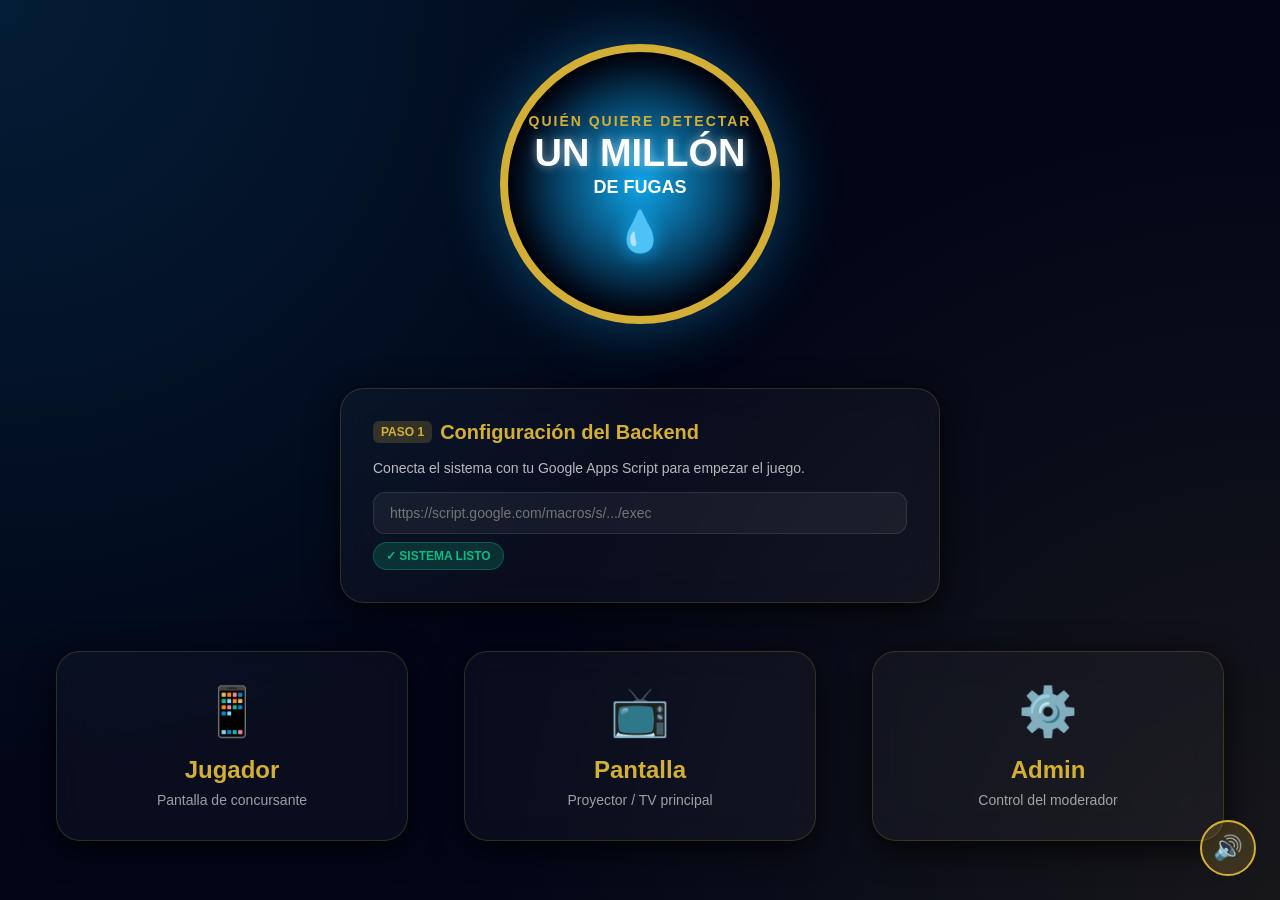
<file: index.html>
<!DOCTYPE html>
<html lang="es">
<head>
  <meta charset="UTF-8">
  <meta name="viewport" content="width=device-width, initial-scale=1.0">
  <title>Quién quiere detectar UN MILLÓN de fugas 💧</title>
  <style>
    :root {
      --bg-deep: #020617;
      --card-bg: rgba(255, 255, 255, 0.03);
      --accent-cyan: #0ea5e9;
      --accent-gold: #D4AF37;
      --accent-green: #10b981;
      --glass-border: rgba(212, 175, 55, 0.2);
    }

    * {
      margin: 0;
      padding: 0;
      box-sizing: border-box;
    }

    body {
      background-color: var(--bg-deep);
      background-image: 
        radial-gradient(circle at 0% 0%, rgba(14, 165, 233, 0.15) 0%, transparent 50%),
        radial-gradient(circle at 100% 100%, rgba(212, 175, 55, 0.1) 0%, transparent 50%);
      color: white;
      font-family: 'Inter', -apple-system, BlinkMacSystemFont, 'Segoe UI', sans-serif;
      min-height: 100vh;
      display: flex;
      flex-direction: column;
      align-items: center;
      justify-content: center;
      padding: 20px;
    }

    .glass-card {
      background: var(--card-bg);
      backdrop-filter: blur(16px);
      -webkit-backdrop-filter: blur(16px);
      border: 1px solid var(--glass-border);
      border-radius: 24px;
      box-shadow: 0 8px 32px 0 rgba(0, 0, 0, 0.8);
      padding: 32px;
      margin: 16px;
      transition: all 0.3s ease;
    }

    .glass-card:hover {
      transform: translateY(-5px);
      box-shadow: 0 12px 48px 0 rgba(212, 175, 55, 0.2);
      border-color: var(--accent-gold);
    }

    .game-logo {
      position: relative;
      width: 280px;
      height: 280px;
      background: radial-gradient(circle, #0ea5e9 0%, #020617 70%);
      border: 8px solid #D4AF37;
      border-radius: 50%;
      display: flex;
      flex-direction: column;
      align-items: center;
      justify-content: center;
      box-shadow: 0 0 60px rgba(14, 165, 233, 0.4), inset 0 0 40px rgba(0,0,0,0.8);
      animation: logo-float 4s ease-in-out infinite;
      margin-bottom: 48px;
    }

    @keyframes logo-float {
      0%, 100% { transform: translateY(0); }
      50% { transform: translateY(-10px); }
    }

    .game-logo .top-text {
      font-size: 14px;
      font-weight: 800;
      text-transform: uppercase;
      color: #D4AF37;
      letter-spacing: 2px;
    }

    .game-logo .mid-text {
      font-size: 38px;
      font-weight: 900;
      color: white;
      text-shadow: 0 0 10px rgba(255,255,255,0.5);
      line-height: 1;
      margin: 5px 0;
    }

    .game-logo .bot-text {
      font-size: 18px;
      font-weight: 700;
      color: white;
      text-transform: uppercase;
    }

    .game-logo .icon {
      font-size: 40px;
      margin-top: 10px;
      filter: drop-shadow(0 0 10px #0ea5e9);
    }

    .cards-grid {
      display: grid;
      grid-template-columns: repeat(auto-fit, minmax(280px, 1fr));
      gap: 24px;
      max-width: 1200px;
      width: 100%;
    }

    .card-link {
      text-decoration: none;
      color: inherit;
      display: block;
      text-align: center;
    }

    .card-icon {
      font-size: 48px;
      margin-bottom: 16px;
      transition: transform 0.3s ease;
    }

    .glass-card:hover .card-icon {
      transform: scale(1.1);
    }

    .card-title {
      font-size: 24px;
      font-weight: 700;
      margin-bottom: 8px;
      color: var(--accent-gold);
    }

    .card-desc {
      font-size: 14px;
      opacity: 0.6;
    }

    .config-section {
      max-width: 600px;
      width: 100%;
      margin-bottom: 32px;
    }

    .config-section h2 {
      font-size: 20px;
      font-weight: 700;
      color: var(--accent-gold);
      margin-bottom: 16px;
      display: flex;
      align-items: center;
      gap: 8px;
    }

    .config-section input {
      width: 100%;
      background: rgba(255, 255, 255, 0.05);
      border: 1px solid rgba(255, 255, 255, 0.1);
      border-radius: 12px;
      padding: 12px 16px;
      color: white;
      font-size: 14px;
      transition: all 0.3s ease;
    }

    .config-section input:focus {
      outline: none;
      border-color: var(--accent-gold);
      box-shadow: 0 0 0 3px rgba(212, 175, 55, 0.1);
    }

    .status-badge {
      display: inline-flex;
      align-items: center;
      gap: 6px;
      background: rgba(16, 185, 129, 0.2);
      color: var(--accent-green);
      padding: 6px 12px;
      border-radius: 100px;
      font-size: 12px;
      font-weight: 700;
      border: 1px solid rgba(16, 185, 129, 0.3);
      margin-top: 8px;
    }

    .mute-btn {
      position: fixed;
      bottom: 24px;
      right: 24px;
      width: 56px;
      height: 56px;
      border-radius: 50%;
      background: rgba(212, 175, 55, 0.2);
      border: 2px solid var(--accent-gold);
      color: white;
      font-size: 24px;
      cursor: pointer;
      display: flex;
      align-items: center;
      justify-content: center;
      transition: all 0.3s ease;
      z-index: 1000;
    }

    .mute-btn:hover {
      transform: scale(1.1);
      box-shadow: 0 0 20px rgba(212, 175, 55, 0.4);
    }

    @media (max-width: 768px) {
      .game-logo {
        width: 220px;
        height: 220px;
      }

      .game-logo .mid-text {
        font-size: 28px;
      }

      .cards-grid {
        grid-template-columns: 1fr;
      }
    }
  </style>
</head>
<body>

  <!-- Logo Principal -->
  <div class="game-logo">
    <span class="top-text">Quién quiere detectar</span>
    <span class="mid-text">UN MILLÓN</span>
    <span class="bot-text">de fugas</span>
    <div class="icon">💧</div>
  </div>

  <!-- Configuración del Backend -->
  <div class="config-section glass-card">
    <h2>
      <span style="background: rgba(212,175,55,0.2); padding: 4px 8px; border-radius: 6px; font-size: 12px;">PASO 1</span>
      Configuración del Backend
    </h2>
    <p style="font-size: 14px; opacity: 0.7; margin-bottom: 16px;">
      Conecta el sistema con tu Google Apps Script para empezar el juego.
    </p>
    <input 
      type="text" 
      id="script-url-input"
      placeholder="https://script.google.com/macros/s/.../exec"
    />
    <div class="status-badge">
      ✓ SISTEMA LISTO
    </div>
  </div>

  <!-- Tarjetas de Navegación -->
  <div class="cards-grid">
    <a href="player.html" target="_blank" class="card-link">
      <div class="glass-card">
        <div class="card-icon">📱</div>
        <h3 class="card-title">Jugador</h3>
        <p class="card-desc">Pantalla de concursante</p>
      </div>
    </a>

    <a href="screen.html" target="_blank" class="card-link">
      <div class="glass-card">
        <div class="card-icon">📺</div>
        <h3 class="card-title">Pantalla</h3>
        <p class="card-desc">Proyector / TV principal</p>
      </div>
    </a>

    <a href="admin.html" target="_blank" class="card-link">
      <div class="glass-card">
        <div class="card-icon">⚙️</div>
        <h3 class="card-title">Admin</h3>
        <p class="card-desc">Control del moderador</p>
      </div>
    </a>
  </div>

  <!-- Botón de Audio -->
  <button id="mute-btn" class="mute-btn" onclick="toggleMute()">🔊</button>

  <!-- Audio de Fondo -->
  <audio id="bg-audio" loop></audio>

  <!-- Scripts -->
  <script src="js/config.js"></script>
  <script>
    // Cargar URL guardada
    const input = document.getElementById('script-url-input');
    const savedUrl = localStorage.getItem('millon_script_url');
    if (savedUrl) input.value = savedUrl;

    // Guardar URL al cambiar
    input.addEventListener('input', function() {
      const url = input.value.trim();
      if (url) {
        localStorage.setItem('millon_script_url', url);
      }
    });

    // Control de audio
    let audioEnabled = localStorage.getItem('millon_index_audio') !== 'false';
    const bgAudio = document.getElementById('bg-audio');
    const muteBtn = document.getElementById('mute-btn');

    bgAudio.src = 'sounds/Intro.mp3';
    bgAudio.volume = 0.3;

    function updateMuteBtn() {
      muteBtn.textContent = audioEnabled ? '🔊' : '🔇';
      muteBtn.style.opacity = audioEnabled ? '1' : '0.5';
    }

    function toggleMute() {
      audioEnabled = !audioEnabled;
      localStorage.setItem('millon_index_audio', audioEnabled);
      updateMuteBtn();
      
      if (audioEnabled) {
        bgAudio.play().catch(e => console.log('Audio bloqueado:', e));
      } else {
        bgAudio.pause();
      }
    }

    updateMuteBtn();
    
    // Auto-play al cargar (si está habilitado)
    if (audioEnabled) {
      bgAudio.play().catch(e => console.log('Audio bloqueado por navegador'));
    }
  </script>

</body>
</html>
</file>
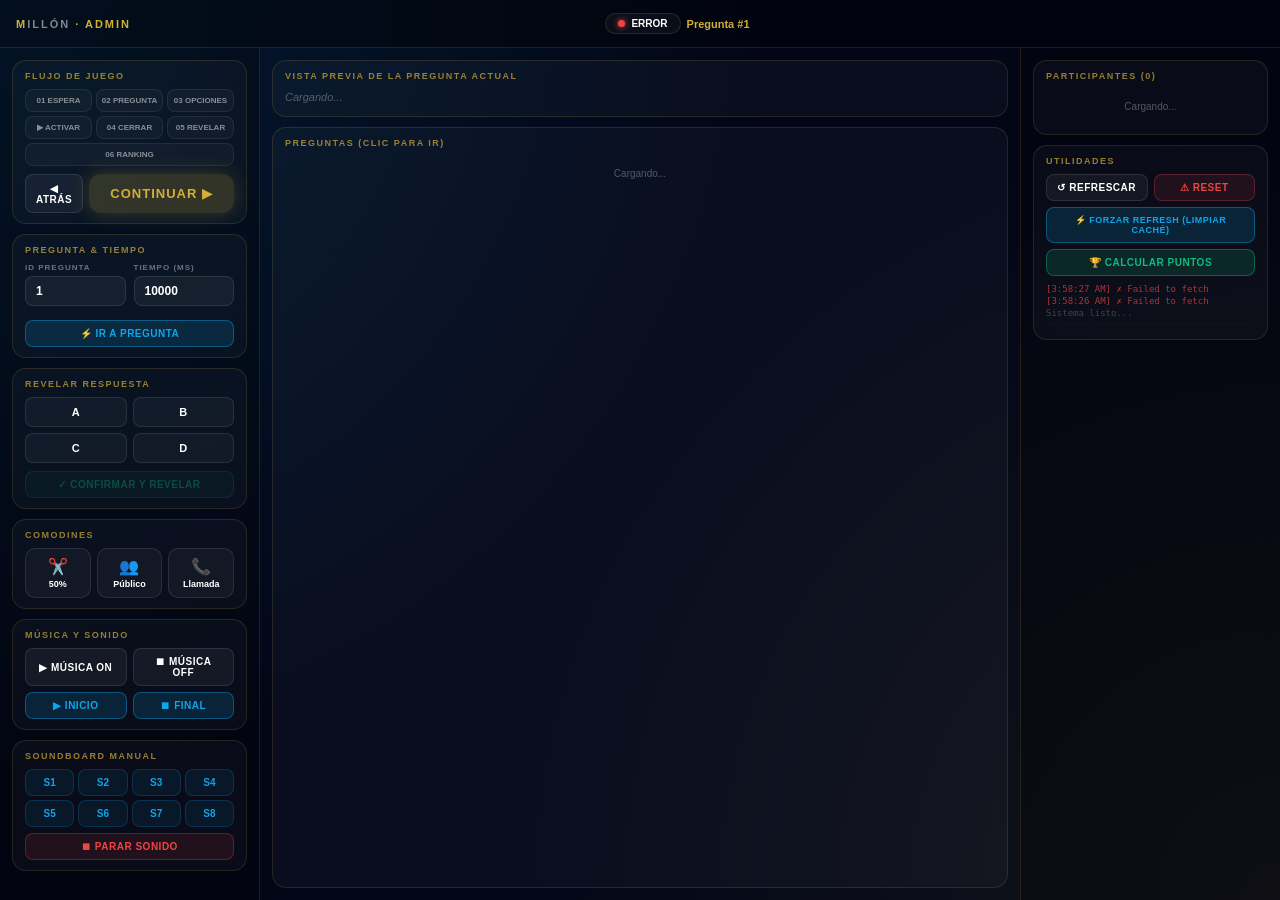
<file: admin.html>
<!DOCTYPE html>
<html lang="es">
<head>
  <meta charset="UTF-8">
  <meta name="viewport" content="width=device-width, initial-scale=1.0, maximum-scale=1.0">
  <title>Admin — Un Millón de Fugas</title>
  <style>
    :root {
      --bg:    #020617;
      --gold:  #D4AF37;
      --cyan:  #0ea5e9;
      --green: #10b981;
      --red:   #ef4444;
      --card:  rgba(255,255,255,0.03);
      --border:rgba(212,175,55,0.15);
    }
    * { margin:0; padding:0; box-sizing:border-box; }

    body {
      background: var(--bg);
      background-image:
        radial-gradient(circle at 0% 0%, rgba(14,165,233,0.12) 0%, transparent 50%),
        radial-gradient(circle at 100% 100%, rgba(212,175,55,0.08) 0%, transparent 50%);
      color: white;
      font-family: 'Inter', -apple-system, BlinkMacSystemFont, sans-serif;
      font-size: 12px;
      min-height: 100vh;
      overflow-x: hidden;
    }

    /* ── Layout ── */
    .admin-wrap {
      display: grid;
      grid-template-columns: 260px 1fr 260px;
      grid-template-rows: 48px 1fr;
      height: 100vh;
      gap: 0;
    }

    /* ── Header ── */
    .admin-header {
      grid-column: 1 / -1;
      background: rgba(0,0,0,0.4);
      border-bottom: 1px solid var(--border);
      display: flex;
      align-items: center;
      justify-content: space-between;
      padding: 0 16px;
      gap: 12px;
    }

    .header-logo {
      font-size: 11px;
      font-weight: 900;
      text-transform: uppercase;
      letter-spacing: 2px;
      color: var(--gold);
      white-space: nowrap;
    }

    .header-logo span { color: white; opacity: 0.5; }

    .status-pill {
      display: flex;
      align-items: center;
      gap: 6px;
      background: rgba(255,255,255,0.04);
      border: 1px solid var(--border);
      border-radius: 100px;
      padding: 4px 12px;
      font-size: 10px;
      font-weight: 700;
    }

    .status-dot {
      width: 7px; height: 7px;
      border-radius: 50%;
      background: var(--green);
      box-shadow: 0 0 6px var(--green);
      animation: blink 1.5s infinite;
    }
    .status-dot.error { background: var(--red); box-shadow: 0 0 6px var(--red); }

    @keyframes blink {
      0%,100% { opacity:1; }
      50%      { opacity:0.3; }
    }

    #current-q-label {
      font-size: 11px;
      font-weight: 800;
      color: var(--gold);
      white-space: nowrap;
    }

    #admin-timer {
      font-size: 18px;
      font-weight: 900;
      color: var(--cyan);
      min-width: 40px;
      text-align: center;
    }

    /* ── Sidebar izquierda ── */
    .sidebar-left {
      background: rgba(0,0,0,0.25);
      border-right: 1px solid var(--border);
      overflow-y: auto;
      padding: 12px;
      display: flex;
      flex-direction: column;
      gap: 10px;
    }

    /* ── Centro ── */
    .center-panel {
      overflow-y: auto;
      padding: 12px;
      display: flex;
      flex-direction: column;
      gap: 10px;
    }

    /* ── Sidebar derecha ── */
    .sidebar-right {
      background: rgba(0,0,0,0.25);
      border-left: 1px solid var(--border);
      overflow-y: auto;
      padding: 12px;
      display: flex;
      flex-direction: column;
      gap: 10px;
    }

    /* ── Secciones ── */
    .section {
      background: var(--card);
      border: 1px solid var(--border);
      border-radius: 14px;
      padding: 10px 12px;
    }

    .section-label {
      font-size: 9px;
      font-weight: 900;
      text-transform: uppercase;
      letter-spacing: 1.5px;
      color: var(--gold);
      opacity: 0.7;
      margin-bottom: 8px;
    }

    /* ── Botones de control ── */
    .ctrl-btn {
      background: rgba(255,255,255,0.05);
      border: 1px solid rgba(255,255,255,0.1);
      border-radius: 8px;
      color: white;
      font-size: 10px;
      font-weight: 700;
      padding: 7px 10px;
      cursor: pointer;
      transition: all 0.2s;
      text-transform: uppercase;
      letter-spacing: 0.5px;
      width: 100%;
    }
    .ctrl-btn:hover  { background: rgba(255,255,255,0.1); border-color: rgba(255,255,255,0.25); }
    .ctrl-btn.active { background: rgba(212,175,55,0.2);  border-color: var(--gold); color: var(--gold); }
    .ctrl-btn.danger { background: rgba(239,68,68,0.1);   border-color: rgba(239,68,68,0.3); color: var(--red); }
    .ctrl-btn.green  { background: rgba(16,185,129,0.15); border-color: rgba(16,185,129,0.4); color: var(--green); }
    .ctrl-btn.cyan   { background: rgba(14,165,233,0.15); border-color: rgba(14,165,233,0.4); color: var(--cyan); }
    .ctrl-btn:disabled { opacity: 0.35; cursor: not-allowed; }

    /* ── Botón CONTINUAR grande ── */
    .btn-continue-big {
      background: linear-gradient(135deg, var(--gold) 0%, #AA8A2E 100%);
      border: none;
      border-radius: 12px;
      color: #020617;
      font-size: 13px;
      font-weight: 900;
      padding: 12px;
      cursor: pointer;
      width: 100%;
      text-transform: uppercase;
      letter-spacing: 1px;
      transition: all 0.2s;
      box-shadow: 0 0 20px rgba(212,175,55,0.25);
    }
    .btn-continue-big:hover { filter: brightness(1.1); transform: translateY(-1px); }

    /* ── Flujo de estados ── */
    .flow-grid {
      display: grid;
      grid-template-columns: repeat(3, 1fr);
      gap: 4px;
    }

    .flow-btn {
      background: rgba(255,255,255,0.03);
      border: 1px solid rgba(255,255,255,0.08);
      border-radius: 8px;
      color: rgba(255,255,255,0.5);
      font-size: 8px;
      font-weight: 800;
      padding: 6px 4px;
      cursor: pointer;
      transition: all 0.2s;
      text-align: center;
      text-transform: uppercase;
    }
    .flow-btn:hover  { border-color: rgba(255,255,255,0.2); color: white; }
    .flow-btn.active { background: rgba(212,175,55,0.15); border-color: var(--gold); color: var(--gold); }

    /* ── Revelar ── */
    .reveal-grid {
      display: grid;
      grid-template-columns: 1fr 1fr;
      gap: 6px;
      margin-bottom: 8px;
    }

    .rev-btn {
      background: rgba(255,255,255,0.04);
      border: 1px solid rgba(255,255,255,0.1);
      border-radius: 8px;
      color: white;
      font-size: 11px;
      font-weight: 800;
      padding: 8px;
      cursor: pointer;
      transition: all 0.2s;
      text-align: center;
    }
    .rev-btn:hover { background: rgba(212,175,55,0.1); border-color: var(--gold); }

    /* ── Comodines ── */
    .joker-grid {
      display: grid;
      grid-template-columns: repeat(3,1fr);
      gap: 6px;
    }

    .joker-btn {
      background: rgba(255,255,255,0.04);
      border: 1px solid rgba(255,255,255,0.1);
      border-radius: 10px;
      color: white;
      font-size: 9px;
      font-weight: 800;
      padding: 8px 4px;
      cursor: pointer;
      transition: all 0.2s;
      text-align: center;
      display: flex;
      flex-direction: column;
      align-items: center;
      gap: 3px;
    }
    .joker-btn .icon { font-size: 16px; }
    .joker-btn:hover  { background: rgba(14,165,233,0.1); border-color: var(--cyan); }
    .joker-btn.active { background: rgba(14,165,233,0.2); border-color: var(--cyan); color: var(--cyan); box-shadow: 0 0 10px rgba(14,165,233,0.2); }

    /* ── Soundboard ── */
    .sound-grid {
      display: grid;
      grid-template-columns: repeat(4,1fr);
      gap: 4px;
    }

    .sound-btn {
      background: rgba(14,165,233,0.08);
      border: 1px solid rgba(14,165,233,0.2);
      border-radius: 8px;
      color: var(--cyan);
      font-size: 10px;
      font-weight: 800;
      padding: 7px 4px;
      cursor: pointer;
      transition: all 0.2s;
      text-align: center;
    }
    .sound-btn:hover { background: rgba(14,165,233,0.2); }
    .sound-btn:active { transform: scale(0.95); }

    /* ── Inputs ── */
    .input-row {
      display: flex;
      flex-direction: column;
      gap: 4px;
      margin-bottom: 6px;
    }

    .input-label {
      font-size: 8px;
      font-weight: 800;
      text-transform: uppercase;
      opacity: 0.4;
      letter-spacing: 1px;
    }

    .ctrl-input {
      background: rgba(255,255,255,0.05);
      border: 1px solid rgba(255,255,255,0.1);
      border-radius: 8px;
      color: white;
      font-size: 12px;
      font-weight: 700;
      padding: 7px 10px;
      width: 100%;
      transition: all 0.2s;
    }
    .ctrl-input:focus {
      outline: none;
      border-color: var(--gold);
      box-shadow: 0 0 0 2px rgba(212,175,55,0.1);
    }

    /* ── Preview pregunta ── */
    #q-preview {
      font-size: 11px;
      line-height: 1.5;
    }

    /* ── Lista preguntas ── */
    #questions-list {
      display: flex;
      flex-direction: column;
      gap: 4px;
      max-height: 240px;
      overflow-y: auto;
    }
    #questions-list::-webkit-scrollbar { width: 3px; }
    #questions-list::-webkit-scrollbar-thumb { background: var(--border); border-radius: 3px; }

    /* ── Lista participantes ── */
    #participants-list {
      display: flex;
      flex-direction: column;
      gap: 4px;
      max-height: 300px;
      overflow-y: auto;
    }
    #participants-list::-webkit-scrollbar { width: 3px; }
    #participants-list::-webkit-scrollbar-thumb { background: var(--border); border-radius: 3px; }

    /* ── Log ── */
    #admin-log {
      font-size: 9px;
      font-family: monospace;
      max-height: 80px;
      overflow-y: auto;
      opacity: 0.7;
    }
    #admin-log p { margin-bottom: 2px; }
    #admin-log::-webkit-scrollbar { width: 2px; }
    #admin-log::-webkit-scrollbar-thumb { background: var(--border); }

    /* ── Debug ── */
    #debug-json {
      font-family: monospace;
      font-size: 7px;
      opacity: 0.3;
      max-height: 40px;
      overflow: hidden;
      border-top: 1px solid rgba(255,255,255,0.05);
      padding-top: 4px;
      margin-top: 4px;
      word-break: break-all;
    }

    /* ── Scrollbar global ── */
    ::-webkit-scrollbar { width: 4px; }
    ::-webkit-scrollbar-track { background: transparent; }
    ::-webkit-scrollbar-thumb { background: var(--border); border-radius: 4px; }

    /* ── Responsive ── */
    @media (max-width: 900px) {
      .admin-wrap {
        grid-template-columns: 1fr;
        grid-template-rows: 48px auto auto auto;
        height: auto;
      }
      .sidebar-left, .sidebar-right {
        border: none;
        border-top: 1px solid var(--border);
      }
    }
  </style>
</head>
<body>

<div class="admin-wrap">

  <!-- ══ HEADER ══════════════════════════════════════════════════════════════ -->
  <header class="admin-header">
    <div class="header-logo">M<span>illón</span> · Admin</div>
    <div style="display:flex;align-items:center;gap:6px">
      <div class="status-pill">
        <div class="status-dot" id="status-dot"></div>
        <span id="status-label">Conectando...</span>
      </div>
      <span id="current-q-label" style="font-size:11px;font-weight:800;color:var(--gold)">Pregunta #1</span>
    </div>
    <div id="admin-timer"></div>
  </header>

  <!-- ══ SIDEBAR IZQUIERDA ═══════════════════════════════════════════════════ -->
  <aside class="sidebar-left">

    <!-- Flujo principal -->
    <div class="section">
      <div class="section-label">Flujo de Juego</div>
      <div class="flow-grid" style="margin-bottom:8px">
        <button class="flow-btn" id="flow-ESPERA"   onclick="goTo('ESPERA')">01 ESPERA</button>
        <button class="flow-btn" id="flow-PREGUNTA" onclick="goTo('PREGUNTA')">02 PREGUNTA</button>
        <button class="flow-btn" id="flow-OPCIONES" onclick="goTo('OPCIONES')">03 OPCIONES</button>
        <button class="flow-btn" id="flow-ACTIVA"   onclick="goTo('ACTIVA')">▶ ACTIVAR</button>
        <button class="flow-btn" id="flow-CERRADA"  onclick="goTo('CERRADA')">04 CERRAR</button>
        <button class="flow-btn" id="flow-REVELAR"  onclick="goTo('REVELAR')">05 REVELAR</button>
        <button class="flow-btn" id="flow-RANKING"  onclick="goTo('RANKING')" style="grid-column:1/-1">06 RANKING</button>
      </div>
      <div style="display:grid;grid-template-columns:1fr 3fr;gap:6px">
        <button class="ctrl-btn" onclick="backFlow()">◀ ATRÁS</button>
        <button class="ctrl-btn active btn-continue-big" id="btn-continue" onclick="continueFlow()">CONTINUAR ▶</button>
      </div>
    </div>

    <!-- Pregunta & Tiempo -->
    <div class="section">
      <div class="section-label">Pregunta & Tiempo</div>
      <div style="display:grid;grid-template-columns:1fr 1fr;gap:8px;margin-bottom:8px">
        <div class="input-row">
          <span class="input-label">ID Pregunta</span>
          <input type="number" id="q-id-input" class="ctrl-input" value="1" min="1">
        </div>
        <div class="input-row">
          <span class="input-label">Tiempo (ms)</span>
          <input type="number" id="time-input" class="ctrl-input" value="10000" step="1000">
        </div>
      </div>
      <button class="ctrl-btn cyan" onclick="changeQuestion()">⚡ IR A PREGUNTA</button>
    </div>

    <!-- Revelar Respuesta -->
    <div class="section">
      <div class="section-label">Revelar Respuesta</div>
      <div class="reveal-grid">
        <button class="rev-btn" id="rev-A" onclick="selectReveal('A')">A</button>
        <button class="rev-btn" id="rev-B" onclick="selectReveal('B')">B</button>
        <button class="rev-btn" id="rev-C" onclick="selectReveal('C')">C</button>
        <button class="rev-btn" id="rev-D" onclick="selectReveal('D')">D</button>
      </div>
      <button class="ctrl-btn green" id="btn-reveal-confirm" onclick="confirmReveal()" disabled>
        ✓ CONFIRMAR Y REVELAR
      </button>
    </div>

    <!-- Comodines -->
    <div class="section">
      <div class="section-label">Comodines</div>
      <div class="joker-grid">
        <button class="joker-btn" id="joker-50"      onclick="toggleJoker('50')">
          <span class="icon">✂️</span>50%
        </button>
        <button class="joker-btn" id="joker-publico" onclick="toggleJoker('publico')">
          <span class="icon">👥</span>Público
        </button>
        <button class="joker-btn" id="joker-llamada" onclick="toggleJoker('llamada')">
          <span class="icon">📞</span>Llamada
        </button>
      </div>
    </div>

    <!-- Música -->
    <div class="section">
      <div class="section-label">Música y Sonido</div>
      <div style="display:grid;grid-template-columns:1fr 1fr;gap:6px;margin-bottom:6px">
        <button class="ctrl-btn" id="music-on"  onclick="setMusic(true)">▶ MÚSICA ON</button>
        <button class="ctrl-btn" id="music-off" onclick="setMusic(false)">⏹ MÚSICA OFF</button>
      </div>
      <div style="display:grid;grid-template-columns:1fr 1fr;gap:6px">
        <button class="ctrl-btn cyan" onclick="triggerSound('inicio')">▶ INICIO</button>
        <button class="ctrl-btn cyan" onclick="triggerSound('final')">⏹ FINAL</button>
      </div>
    </div>

    <!-- Soundboard -->
    <div class="section">
      <div class="section-label">Soundboard Manual</div>
      <div class="sound-grid" style="margin-bottom:6px">
        <button class="sound-btn" onclick="playManualSound(1)">S1</button>
        <button class="sound-btn" onclick="playManualSound(2)">S2</button>
        <button class="sound-btn" onclick="playManualSound(3)">S3</button>
        <button class="sound-btn" onclick="playManualSound(4)">S4</button>
        <button class="sound-btn" onclick="playManualSound(5)">S5</button>
        <button class="sound-btn" onclick="playManualSound(6)">S6</button>
        <button class="sound-btn" onclick="playManualSound(7)">S7</button>
        <button class="sound-btn" onclick="playManualSound(8)">S8</button>
      </div>
      <button class="ctrl-btn danger" onclick="stopManualSound()">⏹ PARAR SONIDO</button>
    </div>

  </aside>

  <!-- ══ CENTRO ══════════════════════════════════════════════════════════════ -->
  <main class="center-panel">

    <!-- Vista previa pregunta -->
    <div class="section">
      <div class="section-label">Vista Previa de la Pregunta Actual</div>
      <div id="q-preview">
        <p style="opacity:0.3;font-style:italic;font-size:11px">Cargando...</p>
      </div>
    </div>

    <!-- Lista de preguntas -->
    <div class="section" style="flex:1">
      <div class="section-label">Preguntas (clic para ir)</div>
      <div id="questions-list">
        <p style="opacity:0.3;font-size:10px;text-align:center;padding:12px">Cargando...</p>
      </div>
    </div>

  </main>

  <!-- ══ SIDEBAR DERECHA ═════════════════════════════════════════════════════ -->
  <aside class="sidebar-right">

    <!-- Participantes -->
    <div class="section">
      <div class="section-label">
        Participantes
        (<span id="participant-count">0</span>)
      </div>
      <div id="participants-list">
        <p style="opacity:0.3;font-size:10px;text-align:center;padding:12px">Cargando...</p>
      </div>
    </div>

    <!-- Utilidades -->
    <div class="section">
      <div class="section-label">Utilidades</div>
      <div style="display:grid;grid-template-columns:1fr 1fr;gap:6px;margin-bottom:6px">
        <button class="ctrl-btn" onclick="startPolling(onStateUpdate,800)">↺ REFRESCAR</button>
        <button class="ctrl-btn danger" onclick="resetGame()">⚠ RESET</button>
      </div>
      <button class="ctrl-btn cyan" style="width:100%;margin-bottom:6px;font-size:9px"
              onclick="forceRefresh()">⚡ FORZAR REFRESH (LIMPIAR CACHÉ)</button>

      <!-- NUEVO: Calcular Puntos -->
      <button id="btn-calculate-scores"
              class="ctrl-btn green"
              style="width:100%;margin-bottom:8px"
              onclick="calculateScores()">
        🏆 CALCULAR PUNTOS
      </button>

      <div id="admin-log">
        <p style="opacity:0.3">Sistema listo...</p>
      </div>
      <div id="debug-json"></div>
    </div>

  </aside>

</div><!-- /admin-wrap -->

<!-- ── Scripts ─────────────────────────────────────────────────────────────── -->
<script src="js/config.js"></script>
<script src="js/api.js"></script>
<script src="js/admin.js"></script>

</body>
</html>
</file>
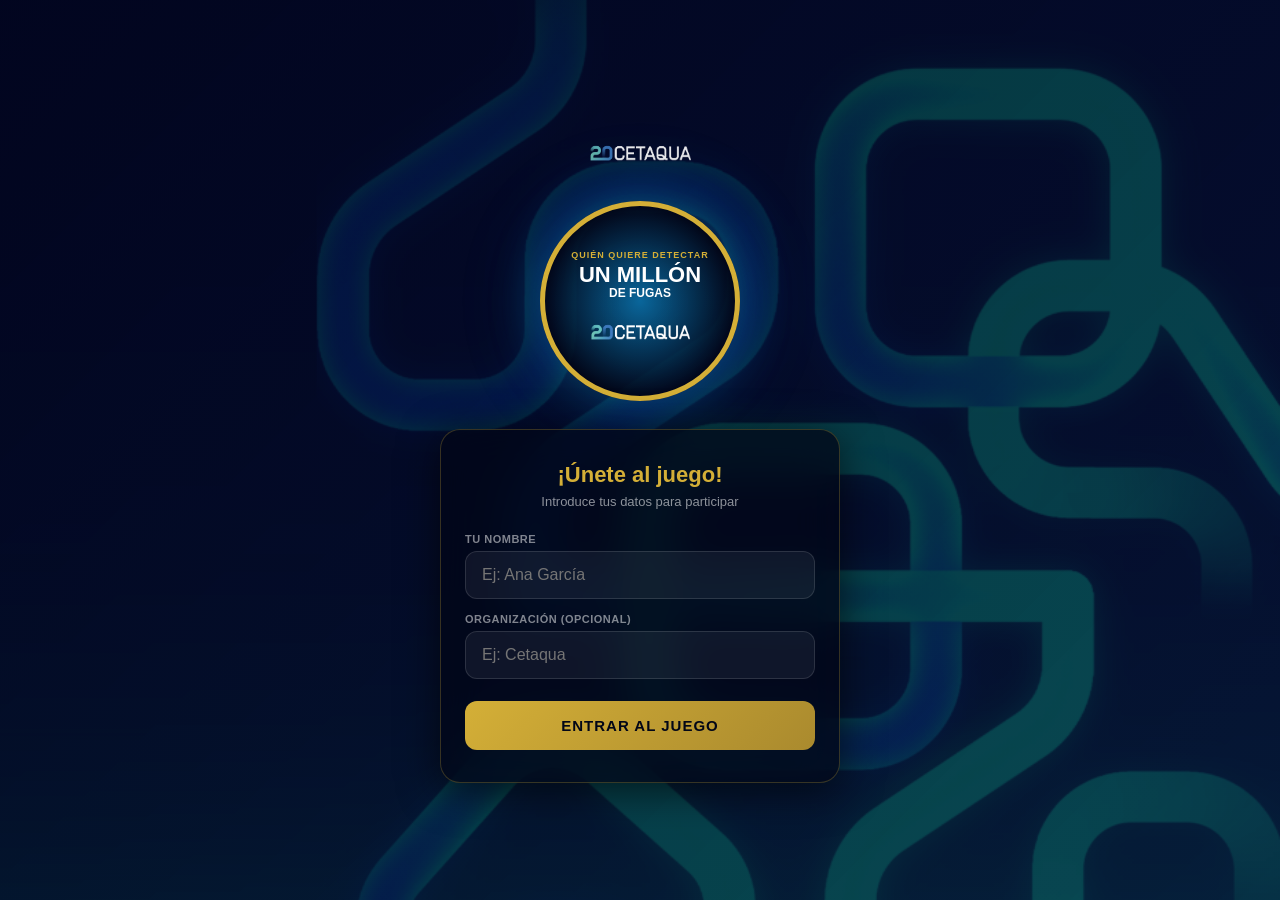
<file: player.html>
<!DOCTYPE html>
<html lang="es">
<head>
  <meta charset="UTF-8">
  <meta name="viewport" content="width=device-width, initial-scale=1.0, maximum-scale=1.0, user-scalable=no">
  <title>Jugador — Un Millón de Fugas</title>
  <style>
    :root {
      --bg:    #020617;
      --gold:  #D4AF37;
      --cyan:  #0ea5e9;
      --green: #10b981;
      --red:   #ef4444;
    }
    * { margin:0; padding:0; box-sizing:border-box; }

    body {
      background-color: #071428;
      background-image: url('img/bg_20.png');
      background-size: cover;
      background-position: center right;
      background-attachment: fixed;
      color: white;
      font-family: 'Inter', -apple-system, sans-serif;
      min-height: 100vh;
      overflow-x: hidden;
      -webkit-tap-highlight-color: transparent;
    }

    /* Overlay oscuro sobre la imagen de fondo */
    body::before {
      content: '';
      position: fixed;
      inset: 0;
      background: linear-gradient(135deg, rgba(2,6,23,0.85) 0%, rgba(7,20,40,0.75) 100%);
      z-index: 0;
      pointer-events: none;
    }

    /* Todo el contenido por encima del overlay */
    #login-screen, #game-screen { position: relative; z-index: 1; }

    .hidden { display: none !important; }

    /* ── HEADER LOGO ── */
    .top-logo {
      text-align: center;
      padding: 20px 0 0;
    }
    .top-logo img {
      height: 36px;
      object-fit: contain;
      
      opacity: 0.9;
    }

    /* ── LOGIN SCREEN ── */
    #login-screen {
      display: flex;
      flex-direction: column;
      align-items: center;
      justify-content: center;
      min-height: 100vh;
      padding: 24px;
    }

    .game-logo {
      width: 200px;
      height: 200px;
      background: radial-gradient(circle, rgba(14,165,233,0.6) 0%, rgba(2,6,23,0.9) 70%);
      border: 5px solid var(--gold);
      border-radius: 50%;
      display: flex;
      flex-direction: column;
      align-items: center;
      justify-content: center;
      box-shadow: 0 0 50px rgba(14,165,233,0.35), 0 0 100px rgba(14,165,233,0.1);
      margin-bottom: 28px;
      animation: float 3s ease-in-out infinite;
      overflow: hidden;
      padding: 16px;
    }

    .game-logo img {
      width: 80%;
      object-fit: contain;
      
    }

    .game-logo .top-text {
      font-size: 9px;
      font-weight: 800;
      text-transform: uppercase;
      color: var(--gold);
      letter-spacing: 1px;
      text-align: center;
      margin-bottom: 4px;
    }
    .game-logo .mid-text {
      font-size: 22px;
      font-weight: 900;
      color: white;
      line-height: 1;
    }
    .game-logo .bot-text {
      font-size: 12px;
      font-weight: 700;
      color: white;
      text-transform: uppercase;
      margin-bottom: 8px;
    }

    @keyframes float {
      0%, 100% { transform: translateY(0); }
      50% { transform: translateY(-8px); }
    }

    .login-card {
      background: rgba(2,6,23,0.75);
      backdrop-filter: blur(20px);
      border: 1px solid rgba(212,175,55,0.25);
      border-radius: 20px;
      padding: 32px 24px;
      width: 100%;
      max-width: 400px;
      box-shadow: 0 8px 40px rgba(0,0,0,0.6);
    }

    .login-card h2 {
      font-size: 22px;
      font-weight: 800;
      color: var(--gold);
      margin-bottom: 6px;
      text-align: center;
    }

    .login-card p {
      font-size: 13px;
      opacity: 0.55;
      text-align: center;
      margin-bottom: 24px;
    }

    .input-group { margin-bottom: 14px; }
    .input-group label {
      display: block;
      font-size: 11px;
      font-weight: 700;
      text-transform: uppercase;
      opacity: 0.5;
      margin-bottom: 6px;
      letter-spacing: 0.5px;
    }
    .input-group input {
      width: 100%;
      background: rgba(255,255,255,0.06);
      border: 1px solid rgba(255,255,255,0.12);
      border-radius: 12px;
      padding: 14px 16px;
      color: white;
      font-size: 16px;
      transition: all 0.3s;
    }
    .input-group input:focus {
      outline: none;
      border-color: var(--gold);
      box-shadow: 0 0 0 3px rgba(212,175,55,0.12);
    }

    #login-btn {
      width: 100%;
      background: linear-gradient(135deg, var(--gold), #AA8A2E);
      border: none;
      border-radius: 12px;
      padding: 16px;
      color: #020617;
      font-size: 15px;
      font-weight: 900;
      text-transform: uppercase;
      letter-spacing: 1px;
      cursor: pointer;
      transition: all 0.3s;
      margin-top: 8px;
    }
    #login-btn:hover:not(:disabled) { filter: brightness(1.1); transform: translateY(-2px); }
    #login-btn:disabled { opacity: 0.6; cursor: not-allowed; }

    #login-error {
      margin-top: 14px;
      padding: 12px;
      background: rgba(239,68,68,0.15);
      border: 1px solid rgba(239,68,68,0.3);
      border-radius: 10px;
      color: var(--red);
      font-size: 13px;
      text-align: center;
    }

    /* ── GAME SCREEN ── */
    #game-screen {
      display: flex;
      flex-direction: column;
      min-height: 100vh;
      padding: 12px 16px 20px;
    }

    .player-header {
      display: flex;
      justify-content: space-between;
      align-items: center;
      margin-bottom: 12px;
    }

    .header-logo img {
      height: 28px;
      object-fit: contain;
      
      opacity: 0.85;
    }

    .controls { display: flex; gap: 8px; align-items: center; }

    #player-score {
      font-size: 13px;
      font-weight: 800;
      color: var(--green);
      padding: 5px 12px;
      background: rgba(16,185,129,0.15);
      border: 1px solid rgba(16,185,129,0.3);
      border-radius: 100px;
    }

    .icon-btn {
      width: 36px; height: 36px;
      border-radius: 50%;
      border: 1px solid rgba(255,255,255,0.2);
      background: rgba(255,255,255,0.06);
      color: white; font-size: 16px;
      display: flex; align-items: center; justify-content: center;
      cursor: pointer; transition: all 0.2s;
    }
    .icon-btn:active { transform: scale(0.93); }

    .glass-card {
      background: rgba(2,6,23,0.65);
      backdrop-filter: blur(20px);
      border: 1px solid rgba(212,175,55,0.18);
      border-radius: 20px;
      padding: 20px;
      flex: 1;
      display: flex;
      flex-direction: column;
    }

    /* ── TIMER ── */
    .timer-ring {
      position: relative; width: 90px; height: 90px;
      margin: 0 auto 16px;
      display: flex; align-items: center; justify-content: center;
    }
    .timer-ring svg { position: absolute; top: 0; left: 0; transform: rotate(-90deg); }
    .timer-ring circle { fill: none; stroke-width: 6; }
    .timer-ring .timer-bg { stroke: rgba(255,255,255,0.1); }
    .timer-ring .timer-progress { stroke: var(--gold); stroke-dasharray: 282; stroke-dashoffset: 0; transition: stroke-dashoffset 0.1s linear; }
    .timer-ring.low-time .timer-progress { stroke: var(--red); animation: pulse-red 0.5s infinite; }
    @keyframes pulse-red { 0%,100%{opacity:1} 50%{opacity:0.5} }
    #timer-text { font-size: 28px; font-weight: 900; color: var(--gold); }

    /* ── STATUS ── */
    #game-status {
      text-align: center; font-size: 13px; font-weight: 800;
      text-transform: uppercase; letter-spacing: 1px; color: var(--cyan);
      margin-bottom: 12px; min-height: 22px;
    }

    /* ── QUESTION ── */
    #question-text {
      font-size: 17px; font-weight: 700; text-align: center;
      line-height: 1.45; margin-bottom: 20px; min-height: 48px;
      color: white;
    }

    /* ── JOKERS ── */
    #jokers-row {
      display: flex; justify-content: center; gap: 8px;
      margin-bottom: 14px; flex-wrap: wrap; min-height: 30px;
    }
    .joker-badge {
      padding: 5px 12px;
      background: rgba(14,165,233,0.2);
      border: 1px solid rgba(14,165,233,0.4);
      border-radius: 100px; font-size: 11px; font-weight: 700; color: var(--cyan);
      animation: zoom-in 0.3s ease;
    }
    @keyframes zoom-in { from{transform:scale(0);opacity:0} to{transform:scale(1);opacity:1} }

    /* ── OPTIONS ── */
    #options-container {
      display: grid; grid-template-columns: 1fr; gap: 10px; margin-bottom: 14px;
    }

    .option-btn {
      background: rgba(0,0,0,0.45);
      border: 2px solid rgba(255,255,255,0.12);
      border-radius: 12px; padding: 14px 16px;
      display: flex; align-items: center; gap: 12px;
      cursor: pointer; transition: all 0.25s; min-height: 54px;
      color: white; font-family: inherit; width: 100%; text-align: left;
    }
    .option-btn:active:not(:disabled) { transform: scale(0.98); }
    .option-btn:disabled { opacity: 0.5; cursor: not-allowed; }
    .option-btn .letter {
      width: 34px; height: 34px; border-radius: 8px;
      background: rgba(212,175,55,0.2); border: 1px solid rgba(212,175,55,0.35);
      display: flex; align-items: center; justify-content: center;
      font-size: 15px; font-weight: 900; color: var(--gold); flex-shrink: 0;
    }
    .option-btn .label { flex: 1; font-size: 15px; font-weight: 600; }
    .option-btn:hover:not(:disabled):not(.eliminated) { background: rgba(14,165,233,0.15); border-color: var(--cyan); }
    .option-btn.selected { background: rgba(212,175,55,0.2); border-color: var(--gold); box-shadow: 0 0 16px rgba(212,175,55,0.2); }
    .option-btn.correct { background: rgba(16,185,129,0.3)!important; border-color: var(--green)!important; animation: pulse-green 1.5s infinite; }
    @keyframes pulse-green { 0%{box-shadow:0 0 0 0 rgba(16,185,129,0.4)} 70%{box-shadow:0 0 0 14px rgba(16,185,129,0)} 100%{box-shadow:0 0 0 0 rgba(16,185,129,0)} }
    .option-btn.incorrect { background: rgba(239,68,68,0.3)!important; border-color: var(--red)!important; }
    .option-btn.eliminated { opacity: 0.25; pointer-events: none; }

    /* ── SUBMIT ── */
    #submit-row { margin-top: auto; padding-top: 14px; }
    #submit-btn {
      width: 100%; background: linear-gradient(135deg, var(--gold), #AA8A2E);
      border: none; border-radius: 12px; padding: 16px;
      color: #020617; font-size: 15px; font-weight: 900;
      text-transform: uppercase; letter-spacing: 1px; cursor: pointer; transition: all 0.3s;
    }
    #submit-btn:active { transform: scale(0.98); }

    /* ── FEEDBACK ── */
    #feedback-msg {
      text-align: center; font-size: 15px; font-weight: 800;
      padding: 14px; border-radius: 12px; margin-top: 14px;
      animation: fade-in 0.3s;
    }
    @keyframes fade-in { from{opacity:0;transform:translateY(-8px)} to{opacity:1;transform:none} }
    .feedback-sent { background: rgba(212,175,55,0.18); border: 1px solid rgba(212,175,55,0.35); color: var(--gold); }
    .feedback-timeout { background: rgba(239,68,68,0.18); border: 1px solid rgba(239,68,68,0.35); color: var(--red); }

    /* ── POLL ── */
    #poll-container {
      margin-top: 14px; padding: 16px;
      background: rgba(14,165,233,0.08); border: 1px solid rgba(14,165,233,0.25); border-radius: 14px;
    }
    #poll-container h3 { font-size: 12px; font-weight: 800; text-transform: uppercase; color: var(--cyan); margin-bottom: 12px; text-align: center; }
    .poll-grid { display: grid; grid-template-columns: repeat(4, 1fr); gap: 8px; }
    .poll-bar { display: flex; flex-direction: column; align-items: center; gap: 4px; }
    .poll-bar-container { width: 100%; height: 60px; background: rgba(0,0,0,0.3); border-radius: 6px; display: flex; align-items: flex-end; overflow: hidden; }
    .poll-bar-fill { width: 100%; background: var(--cyan); transition: height 0.5s ease; border-radius: 6px 6px 0 0; }
    .poll-bar-label { font-size: 10px; font-weight: 700; color: var(--cyan); }
    .poll-bar-letter { font-size: 12px; font-weight: 900; opacity: 0.5; }
  </style>
</head>
<body>

<!-- LOGIN SCREEN -->
<div id="login-screen">
  <div class="top-logo"><img src="img/logo_cetaqua.png" alt="Cetaqua"></div>

  <div class="game-logo" style="margin-top:24px">
    <span class="top-text">Quién quiere detectar</span>
    <span class="mid-text">UN MILLÓN</span>
    <span class="bot-text">de fugas</span>
    <img src="img/logo_cetaqua.png" alt="Cetaqua" style="margin-top:8px;width:70%">
  </div>

  <div class="login-card">
    <h2>¡Únete al juego!</h2>
    <p>Introduce tus datos para participar</p>

    <div class="input-group">
      <label>Tu nombre</label>
      <input type="text" id="player-name" placeholder="Ej: Ana García" autocomplete="off">
    </div>
    <div class="input-group">
      <label>Organización (opcional)</label>
      <input type="text" id="player-org" placeholder="Ej: Cetaqua" autocomplete="off">
    </div>

    <button id="login-btn" onclick="login()">ENTRAR AL JUEGO</button>
    <div id="login-error" class="hidden"></div>
  </div>
</div>

<!-- GAME SCREEN -->
<div id="game-screen" class="hidden">

  <div class="player-header">
    <div class="header-logo"><img src="img/logo_cetaqua.png" alt="Cetaqua"></div>
    <div class="controls">
      <div id="player-score">0 PTS</div>
      <button class="icon-btn" onclick="logout()" title="Salir">🚪</button>
      <button id="mute-btn" class="icon-btn" onclick="toggleMute()" title="Sonido">🔊</button>
    </div>
  </div>

  <div class="glass-card">
    <div class="timer-ring">
      <svg width="90" height="90">
        <circle class="timer-bg" cx="45" cy="45" r="40"></circle>
        <circle id="timer-progress" class="timer-progress" cx="45" cy="45" r="40"
          style="stroke-dasharray:251;stroke-dashoffset:0"></circle>
      </svg>
      <div id="timer-text"></div>
    </div>

    <div id="game-status">ESPERANDO INICIO DEL CONCURSO...</div>
    <div id="question-text"></div>
    <div id="jokers-row"></div>

    <div id="options-container" class="hidden">
      <button class="option-btn" id="btn-A" onclick="selectOption('A')">
        <div class="letter">A</div><div class="label">---</div>
      </button>
      <button class="option-btn" id="btn-B" onclick="selectOption('B')">
        <div class="letter">B</div><div class="label">---</div>
      </button>
      <button class="option-btn" id="btn-C" onclick="selectOption('C')">
        <div class="letter">C</div><div class="label">---</div>
      </button>
      <button class="option-btn" id="btn-D" onclick="selectOption('D')">
        <div class="letter">D</div><div class="label">---</div>
      </button>
    </div>

    <div id="feedback-msg" class="hidden"></div>

    <div id="submit-row" class="hidden">
      <button id="submit-btn" onclick="confirmAnswer()">✅ CONFIRMAR RESPUESTA</button>
    </div>
  </div>

  <!-- Poll -->
  <div id="poll-container" class="hidden">
    <h3>👥 Votación del Público</h3>
    <div class="poll-grid">
      <div class="poll-bar"><div class="poll-bar-container"><div id="poll-fill-A" class="poll-bar-fill" style="height:0%"></div></div><div class="poll-bar-letter">A</div><div id="poll-lbl-A" class="poll-bar-label">0%</div></div>
      <div class="poll-bar"><div class="poll-bar-container"><div id="poll-fill-B" class="poll-bar-fill" style="height:0%"></div></div><div class="poll-bar-letter">B</div><div id="poll-lbl-B" class="poll-bar-label">0%</div></div>
      <div class="poll-bar"><div class="poll-bar-container"><div id="poll-fill-C" class="poll-bar-fill" style="height:0%"></div></div><div class="poll-bar-letter">C</div><div id="poll-lbl-C" class="poll-bar-label">0%</div></div>
      <div class="poll-bar"><div class="poll-bar-container"><div id="poll-fill-D" class="poll-bar-fill" style="height:0%"></div></div><div class="poll-bar-letter">D</div><div id="poll-lbl-D" class="poll-bar-label">0%</div></div>
    </div>
  </div>

</div>

<audio id="audio-player"></audio>
<audio id="bg-audio" loop></audio>
<script src="js/config.js"></script>
<script src="js/api.js"></script>
<script src="js/player.js"></script>
</body>
</html>
</file>
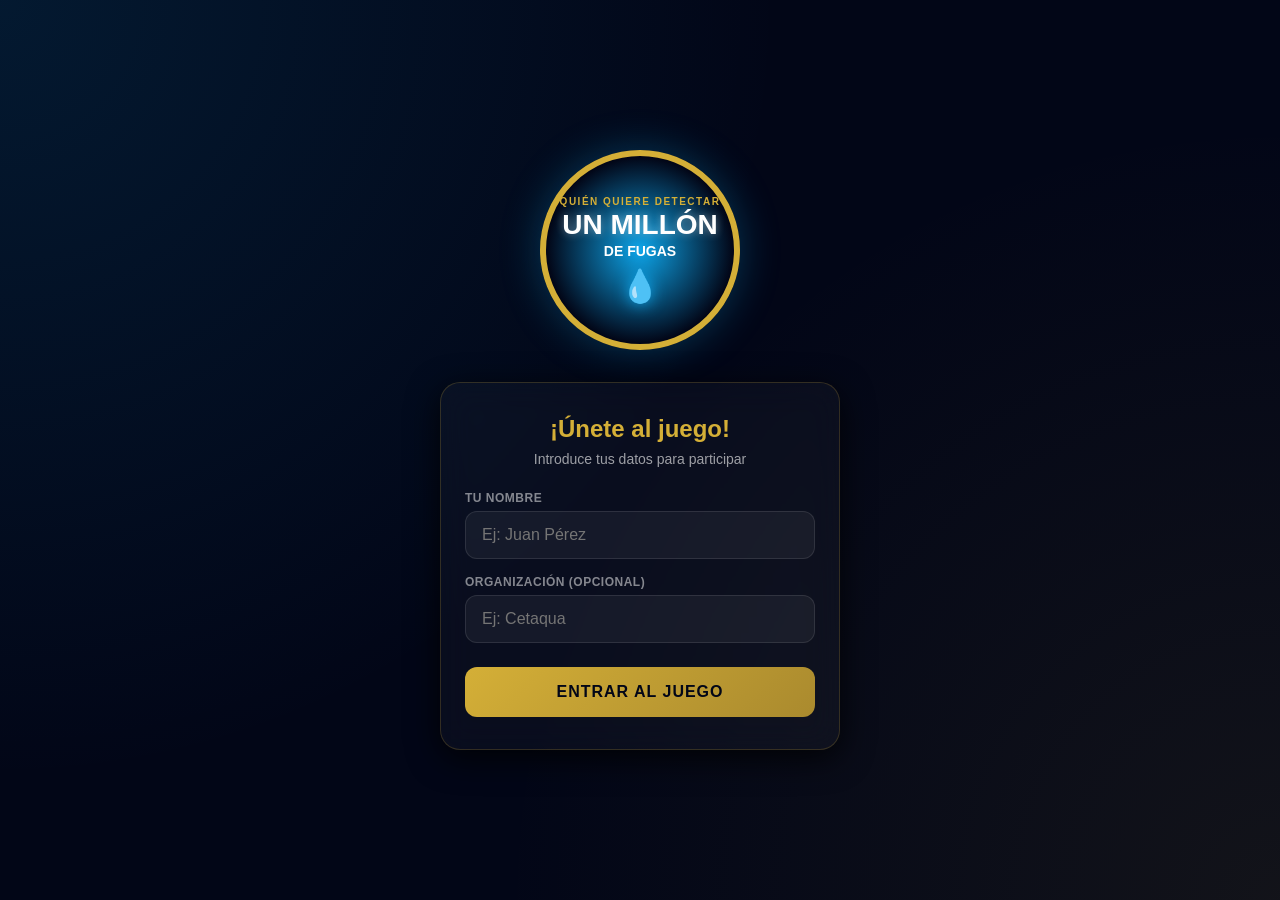
<file: frontend/player.html>
<!DOCTYPE html>
<html lang="es">
<head>
  <meta charset="UTF-8">
  <meta name="viewport" content="width=device-width, initial-scale=1.0, maximum-scale=1.0, user-scalable=no">
  <title>Jugador — Un Millón de Fugas</title>
  <style>
    :root {
      --bg:    #020617;
      --gold:  #D4AF37;
      --cyan:  #0ea5e9;
      --green: #10b981;
      --red:   #ef4444;
    }
    * { margin:0; padding:0; box-sizing:border-box; }
    
    body {
      background: var(--bg);
      background-image: 
        radial-gradient(circle at 0% 0%, rgba(14,165,233,0.12) 0%, transparent 50%),
        radial-gradient(circle at 100% 100%, rgba(212,175,55,0.08) 0%, transparent 50%);
      color: white;
      font-family: 'Inter', -apple-system, sans-serif;
      min-height: 100vh;
      overflow-x: hidden;
      -webkit-tap-highlight-color: transparent;
    }

    .hidden { display: none !important; }

    /* ── LOGIN SCREEN ── */
    #login-screen {
      display: flex;
      flex-direction: column;
      align-items: center;
      justify-content: center;
      min-height: 100vh;
      padding: 24px;
    }

    .game-logo {
      width: 200px;
      height: 200px;
      background: radial-gradient(circle, #0ea5e9 0%, #020617 70%);
      border: 6px solid var(--gold);
      border-radius: 50%;
      display: flex;
      flex-direction: column;
      align-items: center;
      justify-content: center;
      box-shadow: 0 0 40px rgba(14,165,233,0.3);
      margin-bottom: 32px;
      animation: float 3s ease-in-out infinite;
    }

    @keyframes float {
      0%, 100% { transform: translateY(0); }
      50% { transform: translateY(-8px); }
    }

    .game-logo .top-text {
      font-size: 10px;
      font-weight: 800;
      text-transform: uppercase;
      color: var(--gold);
      letter-spacing: 1.5px;
    }

    .game-logo .mid-text {
      font-size: 28px;
      font-weight: 900;
      color: white;
      text-shadow: 0 0 8px rgba(255,255,255,0.4);
      line-height: 1;
      margin: 4px 0;
    }

    .game-logo .bot-text {
      font-size: 14px;
      font-weight: 700;
      color: white;
      text-transform: uppercase;
    }

    .game-logo .icon {
      font-size: 32px;
      margin-top: 8px;
      filter: drop-shadow(0 0 8px #0ea5e9);
    }

    .login-card {
      background: rgba(255,255,255,0.03);
      backdrop-filter: blur(16px);
      border: 1px solid rgba(212,175,55,0.2);
      border-radius: 20px;
      padding: 32px 24px;
      width: 100%;
      max-width: 400px;
      box-shadow: 0 8px 32px rgba(0,0,0,0.8);
    }

    .login-card h2 {
      font-size: 24px;
      font-weight: 800;
      color: var(--gold);
      margin-bottom: 8px;
      text-align: center;
    }

    .login-card p {
      font-size: 14px;
      opacity: 0.6;
      text-align: center;
      margin-bottom: 24px;
    }

    .input-group {
      margin-bottom: 16px;
    }

    .input-group label {
      display: block;
      font-size: 12px;
      font-weight: 700;
      text-transform: uppercase;
      opacity: 0.5;
      margin-bottom: 6px;
      letter-spacing: 0.5px;
    }

    .input-group input {
      width: 100%;
      background: rgba(255,255,255,0.05);
      border: 1px solid rgba(255,255,255,0.1);
      border-radius: 12px;
      padding: 14px 16px;
      color: white;
      font-size: 16px;
      transition: all 0.3s;
    }

    .input-group input:focus {
      outline: none;
      border-color: var(--gold);
      box-shadow: 0 0 0 3px rgba(212,175,55,0.1);
    }

    #login-btn {
      width: 100%;
      background: linear-gradient(135deg, var(--gold), #AA8A2E);
      border: none;
      border-radius: 12px;
      padding: 16px;
      color: #020617;
      font-size: 16px;
      font-weight: 900;
      text-transform: uppercase;
      letter-spacing: 1px;
      cursor: pointer;
      transition: all 0.3s;
      margin-top: 8px;
    }

    #login-btn:hover:not(:disabled) {
      filter: brightness(1.1);
      transform: translateY(-2px);
    }

    #login-btn:disabled {
      opacity: 0.6;
      cursor: not-allowed;
    }

    #login-error {
      margin-top: 16px;
      padding: 12px;
      background: rgba(239,68,68,0.15);
      border: 1px solid rgba(239,68,68,0.3);
      border-radius: 10px;
      color: var(--red);
      font-size: 13px;
      text-align: center;
    }

    /* ── GAME SCREEN ── */
    #game-screen {
      display: flex;
      flex-direction: column;
      min-height: 100vh;
      padding: 16px;
    }

    .player-header {
      display: flex;
      justify-content: space-between;
      align-items: center;
      margin-bottom: 16px;
    }

    .player-header .logo-small {
      font-size: 18px;
      font-weight: 900;
      color: var(--gold);
      text-transform: uppercase;
      letter-spacing: 1px;
    }

    .player-header .controls {
      display: flex;
      gap: 8px;
      align-items: center;
    }

    #player-score {
      font-size: 14px;
      font-weight: 800;
      color: var(--green);
      padding: 6px 12px;
      background: rgba(16,185,129,0.15);
      border: 1px solid rgba(16,185,129,0.3);
      border-radius: 100px;
    }

    .icon-btn {
      width: 40px;
      height: 40px;
      border-radius: 50%;
      border: 1px solid rgba(255,255,255,0.2);
      background: rgba(255,255,255,0.05);
      color: white;
      font-size: 18px;
      display: flex;
      align-items: center;
      justify-content: center;
      cursor: pointer;
      transition: all 0.3s;
    }

    .icon-btn:active {
      transform: scale(0.95);
    }

    .glass-card {
      background: rgba(255,255,255,0.03);
      backdrop-filter: blur(16px);
      border: 1px solid rgba(212,175,55,0.15);
      border-radius: 20px;
      padding: 24px;
      flex: 1;
      display: flex;
      flex-direction: column;
      transition: all 0.3s;
    }

    .glass-card.active-q {
      border-color: var(--gold);
      box-shadow: 0 0 30px rgba(212,175,55,0.2);
    }

    /* ── TIMER ── */
    .timer-ring {
      position: relative;
      width: 100px;
      height: 100px;
      margin: 0 auto 24px;
      display: flex;
      align-items: center;
      justify-content: center;
    }

    .timer-ring svg {
      position: absolute;
      top: 0;
      left: 0;
      transform: rotate(-90deg);
    }

    .timer-ring circle {
      fill: none;
      stroke-width: 6;
    }

    .timer-ring .timer-bg {
      stroke: rgba(255,255,255,0.1);
    }

    .timer-ring .timer-progress {
      stroke: var(--gold);
      stroke-dasharray: 282;
      stroke-dashoffset: 0;
      transition: stroke-dashoffset 0.1s linear;
    }

    .timer-ring.low-time .timer-progress {
      stroke: var(--red);
      animation: pulse-red 0.5s infinite;
    }

    @keyframes pulse-red {
      0%, 100% { opacity: 1; }
      50% { opacity: 0.5; }
    }

    #timer-text {
      font-size: 32px;
      font-weight: 900;
      color: var(--gold);
      text-shadow: 0 0 10px rgba(212,175,55,0.3);
    }

    /* ── STATUS ── */
    #game-status {
      text-align: center;
      font-size: 16px;
      font-weight: 800;
      text-transform: uppercase;
      letter-spacing: 1px;
      color: var(--cyan);
      margin-bottom: 16px;
    }

    /* ── QUESTION ── */
    #question-text {
      font-size: 18px;
      font-weight: 700;
      text-align: center;
      line-height: 1.4;
      margin-bottom: 24px;
      min-height: 50px;
    }

    /* ── JOKERS ── */
    #jokers-row {
      display: flex;
      justify-content: center;
      gap: 8px;
      margin-bottom: 16px;
      flex-wrap: wrap;
    }

    .joker-badge {
      padding: 6px 12px;
      background: rgba(14,165,233,0.2);
      border: 1px solid rgba(14,165,233,0.4);
      border-radius: 100px;
      font-size: 12px;
      font-weight: 700;
      color: var(--cyan);
      animation: zoom-in 0.3s ease;
    }

    @keyframes zoom-in {
      from { transform: scale(0); opacity: 0; }
      to { transform: scale(1); opacity: 1; }
    }

    /* ── OPTIONS ── */
    #options-container {
      display: grid;
      grid-template-columns: 1fr;
      gap: 12px;
      margin-bottom: 16px;
    }

    #options-container.reveal-staggered .option-btn {
      animation: slide-in 0.5s ease forwards;
      opacity: 0;
    }

    @keyframes slide-in {
      from { transform: translateX(-50px); opacity: 0; }
      to { transform: translateX(0); opacity: 1; }
    }

    .option-btn {
      background: rgba(0,0,0,0.6);
      border: 2px solid rgba(255,255,255,0.15);
      border-radius: 12px;
      padding: 16px;
      display: flex;
      align-items: center;
      gap: 12px;
      cursor: pointer;
      transition: all 0.3s;
      min-height: 60px;
    }

    .option-btn:active:not(:disabled) {
      transform: scale(0.98);
    }

    .option-btn:disabled {
      opacity: 0.5;
      cursor: not-allowed;
    }

    .option-btn .letter {
      width: 36px;
      height: 36px;
      border-radius: 50%;
      background: rgba(255,255,255,0.1);
      display: flex;
      align-items: center;
      justify-content: center;
      font-size: 18px;
      font-weight: 900;
      flex-shrink: 0;
    }

    .option-btn .label {
      flex: 1;
      font-size: 15px;
      font-weight: 600;
      text-align: left;
    }

    .option-btn:hover:not(:disabled):not(.eliminated) {
      background: rgba(14,165,233,0.15);
      border-color: var(--cyan);
    }

    .option-btn.selected {
      background: rgba(212,175,55,0.2);
      border-color: var(--gold);
      box-shadow: 0 0 20px rgba(212,175,55,0.2);
    }

    .option-btn.correct {
      background: rgba(16,185,129,0.3) !important;
      border-color: var(--green) !important;
      animation: pulse-green 1.5s infinite;
    }

    @keyframes pulse-green {
      0% { box-shadow: 0 0 0 0 rgba(16,185,129,0.4); }
      70% { box-shadow: 0 0 0 15px rgba(16,185,129,0); }
      100% { box-shadow: 0 0 0 0 rgba(16,185,129,0); }
    }

    .option-btn.incorrect {
      background: rgba(239,68,68,0.3) !important;
      border-color: var(--red) !important;
    }

    .option-btn.eliminated {
      opacity: 0.3;
      pointer-events: none;
    }

    /* ── SUBMIT ── */
    #submit-row {
      margin-top: auto;
      padding-top: 16px;
    }

    #submit-btn {
      width: 100%;
      background: linear-gradient(135deg, var(--gold), #AA8A2E);
      border: none;
      border-radius: 12px;
      padding: 16px;
      color: #020617;
      font-size: 16px;
      font-weight: 900;
      text-transform: uppercase;
      letter-spacing: 1px;
      cursor: pointer;
      transition: all 0.3s;
    }

    #submit-btn:active {
      transform: scale(0.98);
    }

    /* ── FEEDBACK ── */
    #feedback-msg {
      text-align: center;
      font-size: 16px;
      font-weight: 800;
      padding: 16px;
      border-radius: 12px;
      margin-top: 16px;
      animation: fade-in 0.3s;
    }

    @keyframes fade-in {
      from { opacity: 0; transform: translateY(-10px); }
      to { opacity: 1; transform: translateY(0); }
    }

    .feedback-sent {
      background: rgba(212,175,55,0.2);
      border: 1px solid rgba(212,175,55,0.4);
      color: var(--gold);
    }

    .feedback-timeout {
      background: rgba(239,68,68,0.2);
      border: 1px solid rgba(239,68,68,0.4);
      color: var(--red);
    }

    /* ── POLL ── */
    #poll-container {
      margin-top: 16px;
      padding: 16px;
      background: rgba(14,165,233,0.1);
      border: 1px solid rgba(14,165,233,0.3);
      border-radius: 12px;
    }

    #poll-container h3 {
      font-size: 14px;
      font-weight: 800;
      text-transform: uppercase;
      color: var(--cyan);
      margin-bottom: 12px;
      text-align: center;
    }

    .poll-grid {
      display: grid;
      grid-template-columns: repeat(4, 1fr);
      gap: 8px;
    }

    .poll-bar {
      display: flex;
      flex-direction: column;
      align-items: center;
      gap: 4px;
    }

    .poll-bar-container {
      width: 100%;
      height: 60px;
      background: rgba(0,0,0,0.3);
      border-radius: 6px;
      position: relative;
      overflow: hidden;
      display: flex;
      align-items: flex-end;
    }

    .poll-bar-fill {
      width: 100%;
      background: var(--cyan);
      transition: height 0.5s ease;
      border-radius: 6px 6px 0 0;
    }

    .poll-bar-label {
      font-size: 10px;
      font-weight: 700;
      color: var(--cyan);
    }

    .poll-bar-letter {
      font-size: 12px;
      font-weight: 900;
      opacity: 0.5;
    }
  </style>
</head>
<body>

  <!-- ══════════════════════════════════════════════
       LOGIN SCREEN
  ══════════════════════════════════════════════ -->
  <div id="login-screen">
    <div class="game-logo">
      <span class="top-text">Quién quiere detectar</span>
      <span class="mid-text">UN MILLÓN</span>
      <span class="bot-text">de fugas</span>
      <div class="icon">💧</div>
    </div>

    <div class="login-card">
      <h2>¡Únete al juego!</h2>
      <p>Introduce tus datos para participar</p>

      <div class="input-group">
        <label>Tu nombre</label>
        <input type="text" id="player-name" placeholder="Ej: Juan Pérez" autocomplete="off">
      </div>

      <div class="input-group">
        <label>Organización (opcional)</label>
        <input type="text" id="player-org" placeholder="Ej: Cetaqua" autocomplete="off">
      </div>

      <button id="login-btn" onclick="login()">ENTRAR AL JUEGO</button>

      <div id="login-error" class="hidden"></div>
    </div>
  </div>

  <!-- ══════════════════════════════════════════════
       GAME SCREEN
  ══════════════════════════════════════════════ -->
  <div id="game-screen" class="hidden">
    
    <!-- Header -->
    <div class="player-header">
      <div class="logo-small">💧 MILLÓN</div>
      <div class="controls">
        <div id="player-score">0 PTS</div>
        <button class="icon-btn" onclick="logout()" title="Salir">🚪</button>
        <button id="mute-btn" class="icon-btn" onclick="toggleMute()" title="Sonido">🔊</button>
      </div>
    </div>

    <!-- Main Card -->
    <div class="glass-card">
      
      <!-- Timer -->
      <div class="timer-ring">
        <svg width="100" height="100">
          <circle class="timer-bg" cx="50" cy="50" r="45"></circle>
          <circle id="timer-progress" class="timer-progress" cx="50" cy="50" r="45"></circle>
        </svg>
        <div id="timer-text"></div>
      </div>

      <!-- Status -->
      <div id="game-status">ESPERANDO INICIO DEL CONCURSO...</div>

      <!-- Question -->
      <div id="question-text"></div>

      <!-- Jokers -->
      <div id="jokers-row"></div>

      <!-- Options -->
      <div id="options-container" class="hidden">
        <button class="option-btn" id="btn-A" onclick="selectOption('A')">
          <div class="letter">A</div>
          <div class="label">---</div>
        </button>
        <button class="option-btn" id="btn-B" onclick="selectOption('B')">
          <div class="letter">B</div>
          <div class="label">---</div>
        </button>
        <button class="option-btn" id="btn-C" onclick="selectOption('C')">
          <div class="letter">C</div>
          <div class="label">---</div>
        </button>
        <button class="option-btn" id="btn-D" onclick="selectOption('D')">
          <div class="letter">D</div>
          <div class="label">---</div>
        </button>
      </div>

      <!-- Feedback -->
      <div id="feedback-msg" class="hidden"></div>

      <!-- Submit -->
      <div id="submit-row" class="hidden">
        <button id="submit-btn" onclick="confirmAnswer()">✅ CONFIRMAR RESPUESTA</button>
      </div>

    </div>

    <!-- Poll del Público -->
    <div id="poll-container" class="hidden">
      <h3>👥 Votación del Público</h3>
      <div class="poll-grid">
        <div class="poll-bar">
          <div class="poll-bar-container">
            <div id="poll-fill-A" class="poll-bar-fill" style="height:0%"></div>
          </div>
          <div class="poll-bar-letter">A</div>
          <div id="poll-lbl-A" class="poll-bar-label">0%</div>
        </div>
        <div class="poll-bar">
          <div class="poll-bar-container">
            <div id="poll-fill-B" class="poll-bar-fill" style="height:0%"></div>
          </div>
          <div class="poll-bar-letter">B</div>
          <div id="poll-lbl-B" class="poll-bar-label">0%</div>
        </div>
        <div class="poll-bar">
          <div class="poll-bar-container">
            <div id="poll-fill-C" class="poll-bar-fill" style="height:0%"></div>
          </div>
          <div class="poll-bar-letter">C</div>
          <div id="poll-lbl-C" class="poll-bar-label">0%</div>
        </div>
        <div class="poll-bar">
          <div class="poll-bar-container">
            <div id="poll-fill-D" class="poll-bar-fill" style="height:0%"></div>
          </div>
          <div class="poll-bar-letter">D</div>
          <div id="poll-lbl-D" class="poll-bar-label">0%</div>
        </div>
      </div>
    </div>

  </div>

  <!-- ── AUDIO ── -->
  <audio id="audio-player"></audio>
  <audio id="bg-audio" loop></audio>

  <!-- ── SCRIPTS ── -->
  <script src="js/config.js"></script>
  <script src="js/api.js"></script>
  <script src="js/player.js"></script>

</body>
</html>
</file>
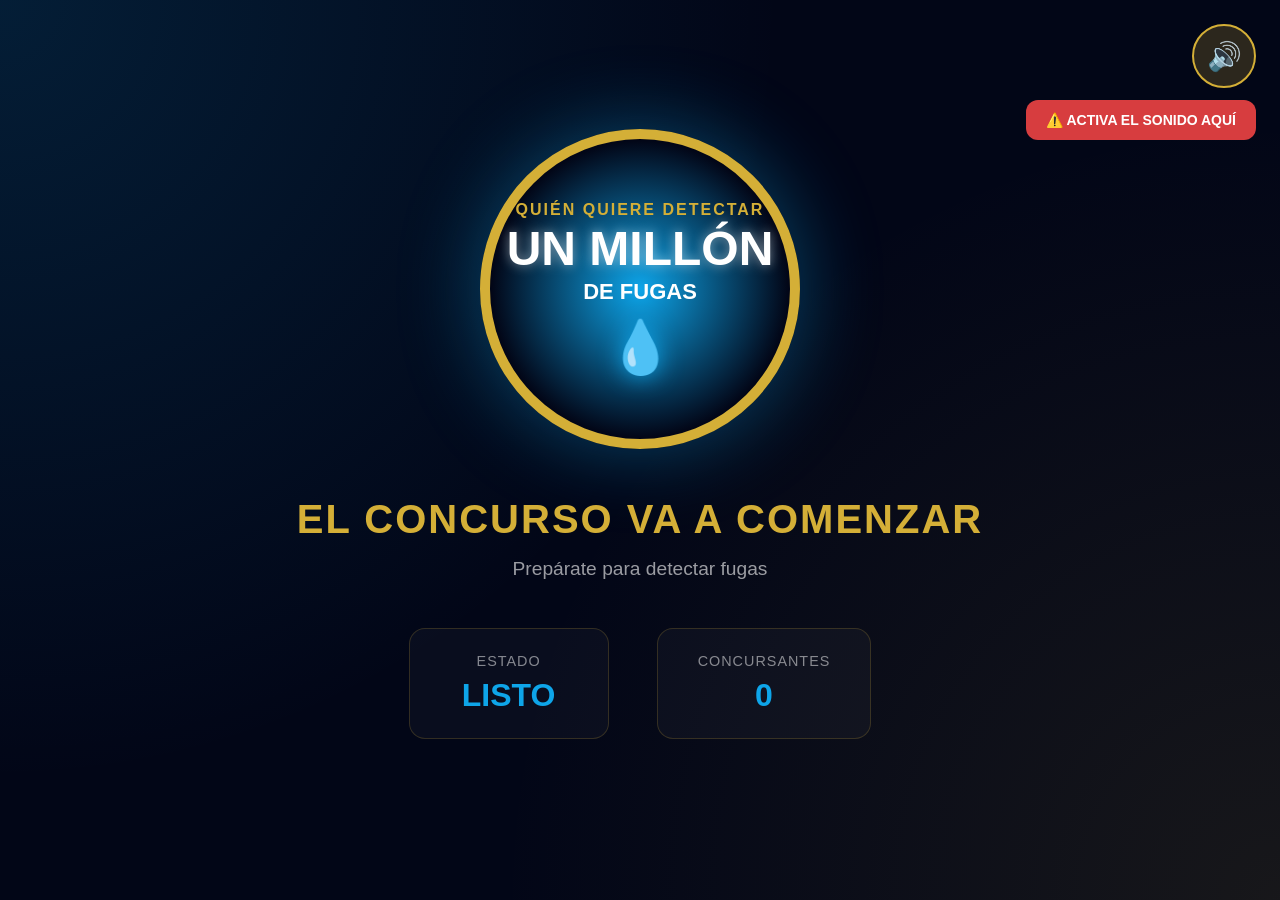
<file: frontend/screen.html>
<!DOCTYPE html>
<html lang="es">
<head>
  <meta charset="UTF-8">
  <meta name="viewport" content="width=device-width, initial-scale=1.0">
  <title>Pantalla — Un Millón de Fugas</title>
  <style>
    :root {
      --bg:    #020617;
      --gold:  #D4AF37;
      --cyan:  #0ea5e9;
      --green: #10b981;
      --red:   #ef4444;
    }
    * { margin:0; padding:0; box-sizing:border-box; }
    
    body {
      background: var(--bg);
      background-image: 
        radial-gradient(circle at 0% 0%, rgba(14,165,233,0.15) 0%, transparent 50%),
        radial-gradient(circle at 100% 100%, rgba(212,175,55,0.1) 0%, transparent 50%);
      color: white;
      font-family: 'Inter', -apple-system, sans-serif;
      overflow: hidden;
    }

    .hidden { display: none !important; }

    /* ── WAITING SCREEN ── */
    #waiting-screen {
      display: flex;
      flex-direction: column;
      align-items: center;
      justify-content: center;
      min-height: 100vh;
      padding: 40px;
      text-align: center;
    }

    .game-logo {
      width: 320px;
      height: 320px;
      background: radial-gradient(circle, #0ea5e9 0%, #020617 70%);
      border: 10px solid var(--gold);
      border-radius: 50%;
      display: flex;
      flex-direction: column;
      align-items: center;
      justify-content: center;
      box-shadow: 0 0 80px rgba(14,165,233,0.4);
      margin-bottom: 48px;
      animation: float 4s ease-in-out infinite;
    }

    @keyframes float {
      0%, 100% { transform: translateY(0); }
      50% { transform: translateY(-12px); }
    }

    .game-logo .top-text {
      font-size: 16px;
      font-weight: 800;
      text-transform: uppercase;
      color: var(--gold);
      letter-spacing: 2px;
    }

    .game-logo .mid-text {
      font-size: 48px;
      font-weight: 900;
      color: white;
      text-shadow: 0 0 12px rgba(255,255,255,0.5);
      line-height: 1;
      margin: 6px 0;
    }

    .game-logo .bot-text {
      font-size: 22px;
      font-weight: 700;
      color: white;
      text-transform: uppercase;
    }

    .game-logo .icon {
      font-size: 52px;
      margin-top: 12px;
      filter: drop-shadow(0 0 12px #0ea5e9);
    }

    .waiting-title {
      font-size: 2.5rem;
      font-weight: 900;
      color: var(--gold);
      margin-bottom: 16px;
      text-transform: uppercase;
      letter-spacing: 2px;
    }

    .waiting-subtitle {
      font-size: 1.2rem;
      opacity: 0.6;
      margin-bottom: 48px;
    }

    .waiting-stats {
      display: flex;
      gap: 48px;
      margin-bottom: 32px;
    }

    .stat-box {
      background: rgba(255,255,255,0.03);
      border: 1px solid rgba(212,175,55,0.2);
      border-radius: 16px;
      padding: 24px 40px;
      min-width: 200px;
    }

    .stat-label {
      font-size: 0.9rem;
      opacity: 0.5;
      text-transform: uppercase;
      letter-spacing: 1px;
      margin-bottom: 8px;
    }

    .stat-value {
      font-size: 2rem;
      font-weight: 900;
      color: var(--cyan);
    }

    #waiting-players {
      display: flex;
      flex-wrap: wrap;
      gap: 12px;
      justify-content: center;
      max-width: 800px;
    }

    /* ── QUESTION SCREEN ── */
    #question-screen {
      display: none;
      flex-direction: column;
      min-height: 100vh;
      padding: 32px;
    }

    .q-header {
      display: flex;
      justify-content: space-between;
      align-items: center;
      margin-bottom: 24px;
    }

    #q-label {
      font-size: 1.5rem;
      font-weight: 900;
      color: var(--gold);
      text-transform: uppercase;
      letter-spacing: 2px;
    }

    .jokers-row {
      display: flex;
      gap: 12px;
    }

    .joker-badge {
      padding: 8px 16px;
      background: rgba(14,165,233,0.2);
      border: 2px solid rgba(14,165,233,0.4);
      border-radius: 100px;
      font-size: 1rem;
      font-weight: 700;
      color: var(--cyan);
      animation: zoom-in 0.3s ease;
    }

    @keyframes zoom-in {
      from { transform: scale(0); opacity: 0; }
      to { transform: scale(1); opacity: 1; }
    }

    .q-box {
      background: rgba(0,0,0,0.6);
      border: 2px solid rgba(212,175,55,0.3);
      border-radius: 24px;
      padding: 48px;
      margin-bottom: 32px;
      transition: all 0.3s;
    }

    .q-box.active-q {
      border-color: var(--gold);
      box-shadow: 0 0 40px rgba(212,175,55,0.3);
    }

    #main-question {
      font-size: 2rem;
      font-weight: 700;
      text-align: center;
      line-height: 1.4;
      min-height: 80px;
      display: flex;
      align-items: center;
      justify-content: center;
    }

    .timer-ring {
      position: relative;
      width: 140px;
      height: 140px;
      margin: 0 auto 32px;
      display: flex;
      align-items: center;
      justify-content: center;
    }

    .timer-ring svg {
      position: absolute;
      top: 0;
      left: 0;
      transform: rotate(-90deg);
    }

    .timer-ring circle {
      fill: none;
      stroke-width: 8;
    }

    .timer-ring .timer-bg {
      stroke: rgba(255,255,255,0.1);
    }

    .timer-ring .timer-progress {
      stroke: var(--gold);
      stroke-dasharray: 339.29;
      stroke-dashoffset: 0;
      transition: stroke-dashoffset 0.1s linear;
    }

    .timer-ring.low-time .timer-progress {
      stroke: var(--red);
      animation: pulse-red 0.5s infinite;
    }

    @keyframes pulse-red {
      0%, 100% { opacity: 1; }
      50% { opacity: 0.5; }
    }

    #main-timer-text {
      font-size: 3rem;
      font-weight: 900;
      color: var(--gold);
      text-shadow: 0 0 15px rgba(212,175,55,0.3);
    }

    .options-grid {
      display: grid;
      grid-template-columns: 1fr 1fr;
      gap: 24px;
      margin-bottom: 32px;
    }

    .options-grid.reveal-staggered .option-btn {
      animation: slide-in 0.5s ease forwards;
      opacity: 0;
    }

    @keyframes slide-in {
      from { transform: translateX(-50px); opacity: 0; }
      to { transform: translateX(0); opacity: 1; }
    }

    .option-btn {
      background: rgba(0,0,0,0.7);
      border: 3px solid rgba(255,255,255,0.15);
      border-radius: 16px;
      padding: 32px;
      display: flex;
      align-items: center;
      gap: 24px;
      transition: all 0.3s;
      min-height: 100px;
    }

    .option-btn .letter {
      width: 60px;
      height: 60px;
      border-radius: 50%;
      background: rgba(255,255,255,0.1);
      display: flex;
      align-items: center;
      justify-content: center;
      font-size: 2rem;
      font-weight: 900;
      flex-shrink: 0;
    }

    .option-btn .label {
      flex: 1;
      font-size: 1.5rem;
      font-weight: 600;
    }

    .option-btn.selected {
      background: rgba(212,175,55,0.2);
      border-color: var(--gold);
      box-shadow: 0 0 30px rgba(212,175,55,0.2);
    }

    .option-btn.correct {
      background: rgba(16,185,129,0.3) !important;
      border-color: var(--green) !important;
      animation: pulse-green 1.5s infinite;
    }

    @keyframes pulse-green {
      0% { box-shadow: 0 0 0 0 rgba(16,185,129,0.4); }
      70% { box-shadow: 0 0 0 20px rgba(16,185,129,0); }
      100% { box-shadow: 0 0 0 0 rgba(16,185,129,0); }
    }

    .option-btn.incorrect {
      background: rgba(239,68,68,0.3) !important;
      border-color: var(--red) !important;
    }

    .option-btn.eliminated {
      opacity: 0.3;
    }

    /* ── POLL BOX ── */
    #poll-box {
      background: rgba(14,165,233,0.1);
      border: 2px solid rgba(14,165,233,0.3);
      border-radius: 16px;
      padding: 24px;
      margin-bottom: 24px;
    }

    #poll-box h3 {
      font-size: 1.2rem;
      font-weight: 800;
      text-transform: uppercase;
      color: var(--cyan);
      margin-bottom: 16px;
      text-align: center;
    }

    .poll-grid {
      display: grid;
      grid-template-columns: repeat(4, 1fr);
      gap: 16px;
    }

    .poll-bar {
      display: flex;
      flex-direction: column;
      align-items: center;
      gap: 8px;
    }

    .poll-bar-container {
      width: 100%;
      height: 100px;
      background: rgba(0,0,0,0.4);
      border-radius: 8px;
      position: relative;
      overflow: hidden;
      display: flex;
      align-items: flex-end;
    }

    .poll-bar-fill {
      width: 100%;
      background: var(--cyan);
      transition: height 0.5s ease;
      border-radius: 8px 8px 0 0;
    }

    .poll-bar-label {
      font-size: 1rem;
      font-weight: 700;
      color: var(--cyan);
    }

    .poll-bar-letter {
      font-size: 1.2rem;
      font-weight: 900;
      opacity: 0.5;
    }

    /* ── CALL BOX ── */
    #call-box {
      background: rgba(212,175,55,0.1);
      border: 2px solid rgba(212,175,55,0.3);
      border-radius: 16px;
      padding: 24px;
      text-align: center;
    }

    #call-box h3 {
      font-size: 1.2rem;
      font-weight: 800;
      text-transform: uppercase;
      color: var(--gold);
      margin-bottom: 16px;
    }

    #call-timer-text {
      font-size: 3rem;
      font-weight: 900;
      color: var(--gold);
      margin-bottom: 16px;
    }

    #call-timer-fill {
      height: 12px;
      background: var(--gold);
      border-radius: 6px;
      transition: width 0.1s linear;
    }

    /* ── RANKING SCREEN ── */
    #ranking-screen {
      display: none;
      flex-direction: column;
      align-items: center;
      justify-content: center;
      min-height: 100vh;
      padding: 40px;
    }

    .ranking-title {
      font-size: 3rem;
      font-weight: 900;
      color: var(--gold);
      margin-bottom: 48px;
      text-transform: uppercase;
      letter-spacing: 3px;
    }

    #ranking-list {
      width: 100%;
      max-width: 900px;
    }

    .ranking-row {
      display: grid;
      grid-template-columns: 80px 1fr 180px;
      align-items: center;
      padding: 20px 32px;
      margin-bottom: 16px;
      background: rgba(255,255,255,0.05);
      border-radius: 16px;
      border: 1px solid rgba(255,255,255,0.05);
      transition: all 0.3s ease;
      animation: fade-in 0.5s ease;
    }

    @keyframes fade-in {
      from { opacity: 0; transform: translateY(20px); }
      to { opacity: 1; transform: translateY(0); }
    }

    .ranking-row:hover {
      transform: translateX(10px);
      background: rgba(255,255,255,0.1);
      border-color: var(--accent-gold);
    }

    .ranking-row.top-1 {
      background: linear-gradient(90deg, rgba(212,175,55,0.15) 0%, rgba(255,255,255,0.05) 100%);
      border: 2px solid var(--gold);
    }

    /* ── MUTE BUTTON ── */
    #mute-btn {
      position: fixed;
      top: 24px;
      right: 24px;
      width: 64px;
      height: 64px;
      border-radius: 50%;
      background: rgba(212,175,55,0.2);
      border: 2px solid var(--gold);
      color: white;
      font-size: 28px;
      cursor: pointer;
      display: flex;
      align-items: center;
      justify-content: center;
      transition: all 0.3s;
      z-index: 1000;
    }

    #mute-btn:hover {
      transform: scale(1.1);
      box-shadow: 0 0 30px rgba(212,175,55,0.4);
    }

    #audio-hint {
      position: fixed;
      top: 100px;
      right: 24px;
      background: rgba(239,68,68,0.9);
      color: white;
      padding: 12px 20px;
      border-radius: 12px;
      font-size: 14px;
      font-weight: 700;
      z-index: 999;
      animation: blink 1s infinite;
    }

    @keyframes blink {
      0%, 100% { opacity: 1; }
      50% { opacity: 0.5; }
    }

    #sound-wave {
      text-align: center;
      font-size: 3rem;
      margin: 24px 0;
      animation: wave 1s infinite;
    }

    @keyframes wave {
      0%, 100% { transform: scale(1); opacity: 0.5; }
      50% { transform: scale(1.2); opacity: 1; }
    }
  </style>
</head>
<body>

  <!-- Hint de audio -->
  <div id="audio-hint" style="display:none">⚠️ ACTIVA EL SONIDO AQUÍ</div>

  <!-- Botón de mute -->
  <button id="mute-btn" onclick="toggleMute()">🔊</button>

  <!-- ══════════════════════════════════════════════
       WAITING SCREEN
  ══════════════════════════════════════════════ -->
  <div id="waiting-screen">
    <div class="game-logo">
      <span class="top-text">Quién quiere detectar</span>
      <span class="mid-text">UN MILLÓN</span>
      <span class="bot-text">de fugas</span>
      <div class="icon">💧</div>
    </div>

    <h1 class="waiting-title">EL CONCURSO VA A COMENZAR</h1>
    <p class="waiting-subtitle">Prepárate para detectar fugas</p>

    <div class="waiting-stats">
      <div class="stat-box">
        <div class="stat-label">Estado</div>
        <div class="stat-value">LISTO</div>
      </div>
      <div class="stat-box">
        <div class="stat-label">Concursantes</div>
        <div class="stat-value" id="player-count">0</div>
      </div>
    </div>

    <div id="waiting-players"></div>
  </div>

  <!-- ══════════════════════════════════════════════
       QUESTION SCREEN
  ══════════════════════════════════════════════ -->
  <div id="question-screen">
    
    <!-- Header -->
    <div class="q-header">
      <div id="q-label">PREGUNTA 1</div>
      <div class="jokers-row">
        <span id="joker-badge-50" class="joker-badge hidden">✂️ 50%</span>
        <span id="joker-badge-publico" class="joker-badge hidden">👥 Público</span>
        <span id="joker-badge-llamada" class="joker-badge hidden">📞 Llamada</span>
      </div>
    </div>

    <!-- Timer -->
    <div class="timer-ring big">
      <svg width="140" height="140">
        <circle class="timer-bg" cx="70" cy="70" r="54"></circle>
        <circle id="main-timer-progress" class="timer-progress" cx="70" cy="70" r="54"></circle>
      </svg>
      <div id="main-timer-text"></div>
    </div>

    <!-- Question Box -->
    <div class="q-box">
      <div id="main-question">Cargando pregunta...</div>
    </div>

    <!-- Options -->
    <div class="options-grid">
      <div class="option-btn big" id="opt-A">
        <div class="letter">A</div>
        <div class="label">---</div>
      </div>
      <div class="option-btn big" id="opt-B">
        <div class="letter">B</div>
        <div class="label">---</div>
      </div>
      <div class="option-btn big" id="opt-C">
        <div class="letter">C</div>
        <div class="label">---</div>
      </div>
      <div class="option-btn big" id="opt-D">
        <div class="letter">D</div>
        <div class="label">---</div>
      </div>
    </div>

    <!-- Poll del Público -->
    <div id="poll-box" class="hidden">
      <h3>👥 Votación del Público</h3>
      <div class="poll-grid">
        <div class="poll-bar">
          <div class="poll-bar-container">
            <div id="screen-poll-fill-A" class="poll-bar-fill" style="height:0%"></div>
          </div>
          <div class="poll-bar-letter">A</div>
          <div id="screen-poll-lbl-A" class="poll-bar-label">0%</div>
        </div>
        <div class="poll-bar">
          <div class="poll-bar-container">
            <div id="screen-poll-fill-B" class="poll-bar-fill" style="height:0%"></div>
          </div>
          <div class="poll-bar-letter">B</div>
          <div id="screen-poll-lbl-B" class="poll-bar-label">0%</div>
        </div>
        <div class="poll-bar">
          <div class="poll-bar-container">
            <div id="screen-poll-fill-C" class="poll-bar-fill" style="height:0%"></div>
          </div>
          <div class="poll-bar-letter">C</div>
          <div id="screen-poll-lbl-C" class="poll-bar-label">0%</div>
        </div>
        <div class="poll-bar">
          <div class="poll-bar-container">
            <div id="screen-poll-fill-D" class="poll-bar-fill" style="height:0%"></div>
          </div>
          <div class="poll-bar-letter">D</div>
          <div id="screen-poll-lbl-D" class="poll-bar-label">0%</div>
        </div>
      </div>
    </div>

    <!-- Call Timer -->
    <div id="call-box" class="hidden">
      <h3>📞 Tiempo de Llamada</h3>
      <div id="call-timer-text">30</div>
      <div style="background:rgba(0,0,0,0.3);border-radius:6px;overflow:hidden">
        <div id="call-timer-fill" style="width:100%"></div>
      </div>
    </div>

    <!-- Sound Wave Indicator -->
    <div id="sound-wave" class="hidden">🎵</div>

  </div>

  <!-- ══════════════════════════════════════════════
       RANKING SCREEN
  ══════════════════════════════════════════════ -->
  <div id="ranking-screen">
    <h1 class="ranking-title">🏆 Líderes del Concurso</h1>
    <div id="ranking-list"></div>
  </div>

  <!-- ── AUDIO ── -->
  <audio id="audio-player"></audio>
  <audio id="bg-audio" loop></audio>

  <!-- ── SCRIPTS ── -->
  <script src="js/config.js"></script>
  <script src="js/api.js"></script>
  <script src="js/screen.js"></script>

</body>
</html>
</file>
